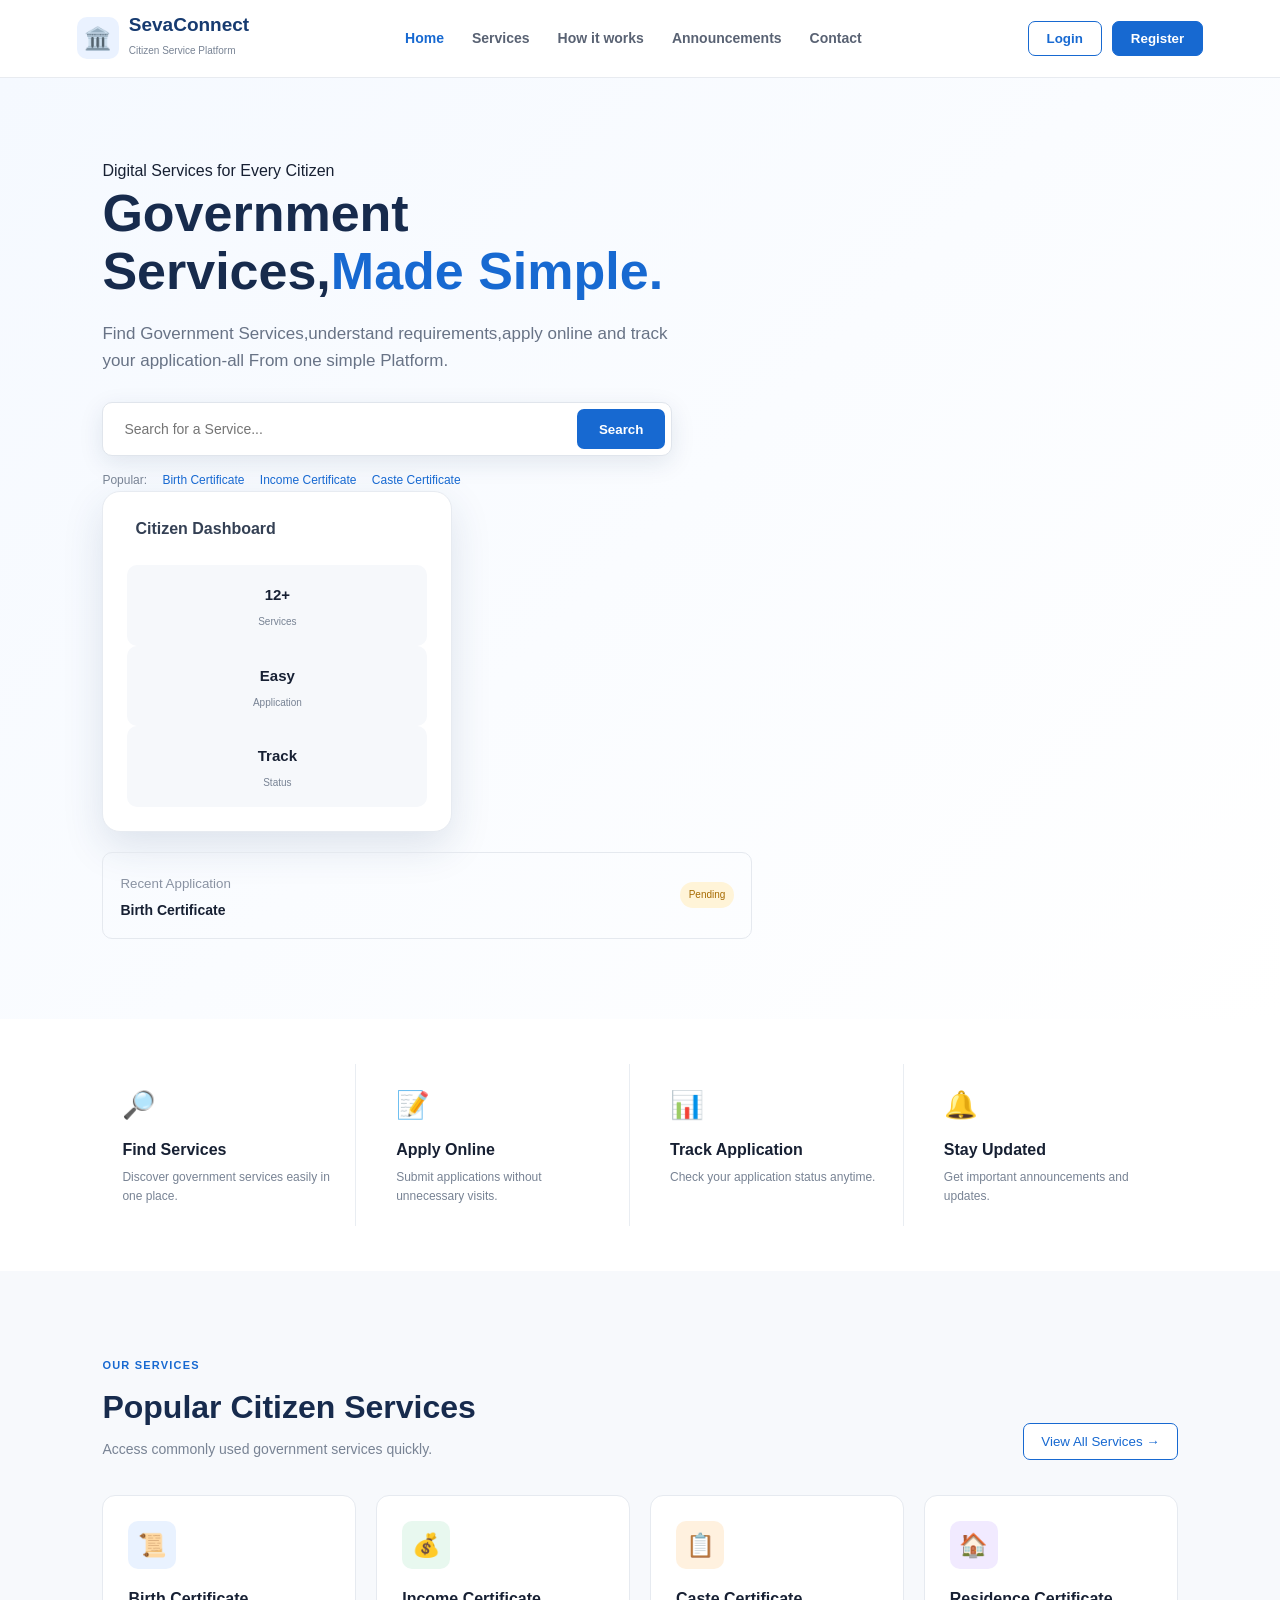
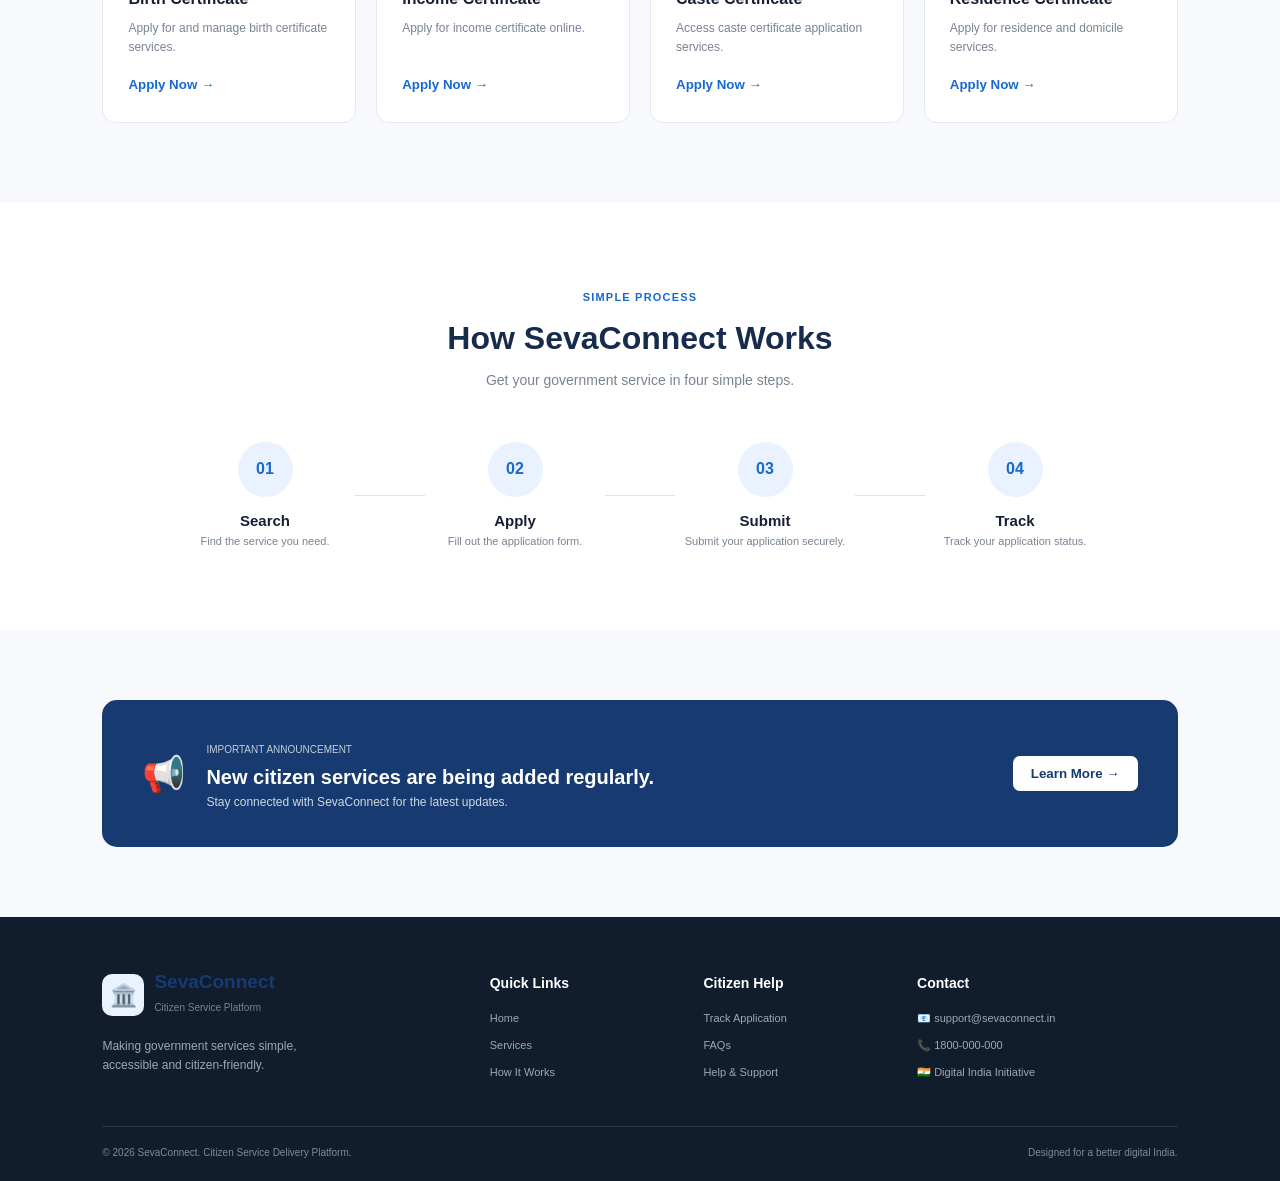
<file: index.html>
<!DOCTYPE html>
<html lang="en">
    <head>
        <meta charset="UTF-8">
        <meta name="viewport" content="width-device-width,initial-scale=1.0">
        <title>SevaConnect- Citizen Service Delivery Platform</title>
        <link rel="stylesheet" href="css/style.css">
    </head>
    <body>
        <header class="navbar">
            <div class="logo">
            <div class="logo-icon">🏛️</div>
            <div>
                <h2>SevaConnect</h2>
                <span>Citizen Service Platform</span>
            </div>
            </div>
            <nav>
                <a href="index.html" class="active">Home</a>
                <a href="services.html">Services</a>
                <a href="#How it works">How it works</a>
                <a href="#announcements">Announcements</a>
                <a href="#contact">Contact</a>
            </nav>
            <div class="nav-buttons">
                <span id="userName"></span>
                <button class="login-btn" onclick="loginAlert()"id="loginBtn">Login</button>
                <button class="logout-btn" onclick="logoutUser()"id="logoutBtn">Logout</button>
                <button class="register-btn"onclick="registerAlert()"id="registerBtn">Register</button>
            </div>
        </header>
        <section class="hero">
            <div class="hero-content">
                <div class="bagde">Digital Services for Every Citizen</div>
                <h1> Government Services,<span>Made Simple.</span></h1>
                <p>
                    Find Government Services,understand requirements,apply online and track your application-all From one simple Platform.
                </p>
                <div class="search-box">
                    <input
                    type="text"
                    id="searchServiceInput"
                    placeholder="Search for a Service...">
                    <button type="button" onclick="performService()">Search</button>
                </div>
                <div class="quick-links">
                    <span>Popular:</span>
                    <a href="#Services">Birth Certificate</a>
                    <a href="#Services">Income Certificate</a>
                    <a href="#Services">Caste Certificate</a>
                </div>
                <div class="hero-card">
                    <div class="card-top">
                        <span class="Status-dot"></span>
                        <span>Citizen Dashboard</span>
                    </div>
                    <div class="Dashboard-preview">
                        <div class="mini-stat">
                            <div class="mini-icon"></div>
                            <div>
                                <strong>12+</strong>
                                <small>Services</small>
                            </div>
                        </div>
                    </div>
                    <div class="mini-stat">
                        <div class="mini-icon"></div>
                        <div>
                            <strong>Easy</strong>
                            <small>Application</small>
                        </div>
                    </div>
                    <div class="mini-stat">
                        <div class="mini-icon"></div>
                        <div>
                            <strong>Track</strong>
                            <small>Status</small>
                        </div>
                    </div>
                </div>
                <div class="application-preview">
                    <div>
                        <small>Recent Application</small>
                        <h3>Birth Certificate</h3>
                    </div>
                    <span class="pending">Pending</span>
                </div>
            </div>
        </section>
        <section class="features">

        <div class="feature-card">
            <div class="feature-icon">🔎</div>
            <h3>Find Services</h3>
            <p>Discover government services easily in one place.</p>
        </div>

        <div class="feature-card">
            <div class="feature-icon">📝</div>
            <h3>Apply Online</h3>
            <p>Submit applications without unnecessary visits.</p>
        </div>

        <div class="feature-card">
            <div class="feature-icon">📊</div>
            <h3>Track Application</h3>
            <p>Check your application status anytime.</p>
        </div>

        <div class="feature-card">
            <div class="feature-icon">🔔</div>
            <h3>Stay Updated</h3>
            <p>Get important announcements and updates.</p>
        </div>

    </section>


    <!-- SERVICES -->
    <section class="services-section" id="services">

        <div class="section-heading">

            <div>
                <span class="section-label">OUR SERVICES</span>

                <h2>Popular Citizen Services</h2>

                <p>
                    Access commonly used government services quickly.
                </p>
            </div>

            <button class="view-btn" onclick="viewServices()">
                View All Services →
            </button>

        </div>


        <div class="service-grid">

            <div class="service-card">

                <div class="service-icon blue">📜</div>

                <h3>Birth Certificate</h3>

                <p>
                    Apply for and manage birth certificate services.
                </p>

                <button onclick="applyService('Birth Certificate')">
                    Apply Now →
                </button>

            </div>


            <div class="service-card">

                <div class="service-icon green">💰</div>

                <h3>Income Certificate</h3>

                <p>
                    Apply for income certificate online.
                </p>

                <button onclick="applyService('Income Certificate')">
                    Apply Now →
                </button>

            </div>


            <div class="service-card">

                <div class="service-icon orange">📋</div>

                <h3>Caste Certificate</h3>

                <p>
                    Access caste certificate application services.
                </p>

                <button onclick="applyService('Caste Certificate')">
                    Apply Now →
                </button>

            </div>


            <div class="service-card">

                <div class="service-icon purple">🏠</div>

                <h3>Residence Certificate</h3>

                <p>
                    Apply for residence and domicile services.
                </p>

                <button onclick="applyService('Residence Certificate')">
                    Apply Now →
                </button>

            </div>

        </div>

    </section>


    <!-- HOW IT WORKS -->
    <section class="how-section" id="how-it-works">

        <div class="section-heading center">

            <span class="section-label">SIMPLE PROCESS</span>

            <h2>How SevaConnect Works</h2>

            <p>
                Get your government service in four simple steps.
            </p>

        </div>


        <div class="steps">

            <div class="step">
                <div class="step-number">01</div>
                <h3>Search</h3>
                <p>Find the service you need.</p>
            </div>

            <div class="line"></div>

            <div class="step">
                <div class="step-number">02</div>
                <h3>Apply</h3>
                <p>Fill out the application form.</p>
            </div>

            <div class="line"></div>

            <div class="step">
                <div class="step-number">03</div>
                <h3>Submit</h3>
                <p>Submit your application securely.</p>
            </div>

            <div class="line"></div>

            <div class="step">
                <div class="step-number">04</div>
                <h3>Track</h3>
                <p>Track your application status.</p>
            </div>

        </div>

    </section>


    <!-- ANNOUNCEMENTS -->
    <section class="announcement-section" id="announcements">
        <div class="announcement-content">

            <div class="announcement-icon">📢</div>

            <div>
                <span>IMPORTANT ANNOUNCEMENT</span>
                <h2>New citizen services are being added regularly.</h2>
                <p>
                    Stay connected with SevaConnect for the latest updates.
                </p>
            </div>

        </div>

        <button onclick="showAnnouncement()">
            Learn More →
        </button>

    </section>


    <!-- FOOTER -->
    <footer id="contact">

        <div class="footer-main">

            <div class="footer-brand">

                <div class="logo">
                    <div class="logo-icon">🏛️</div>
                    <div>
                        <h2>SevaConnect</h2>
                        <span>Citizen Service Platform</span>
                    </div>
                </div>

                <p>
                    Making government services simple,
                    accessible and citizen-friendly.
                </p>

            </div>


            <div class="footer-column">

                <h3>Quick Links</h3>

                <a href="index.html">Home</a>
                <a href="#services">Services</a>
                <a href="#how-it-works">How It Works</a>

            </div>


            <div class="footer-column">

                <h3>Citizen Help</h3>

                <a href="#">Track Application</a>
                <a href="#">FAQs</a>
                <a href="#">Help & Support</a>

            </div>


            <div class="footer-column">

                <h3>Contact</h3>

                <p>📧 support@sevaconnect.in</p>
                <p>📞 1800-000-000</p>
                <p>🇮🇳 Digital India Initiative</p>

            </div>

        </div>


        <div class="footer-bottom">
            <p>© 2026 SevaConnect. Citizen Service Delivery Platform.</p>
            <p>Designed for a better digital India.</p>
        </div>

    </footer>
  <script src="js/script.js"></script>

</body>
</html>
</file>
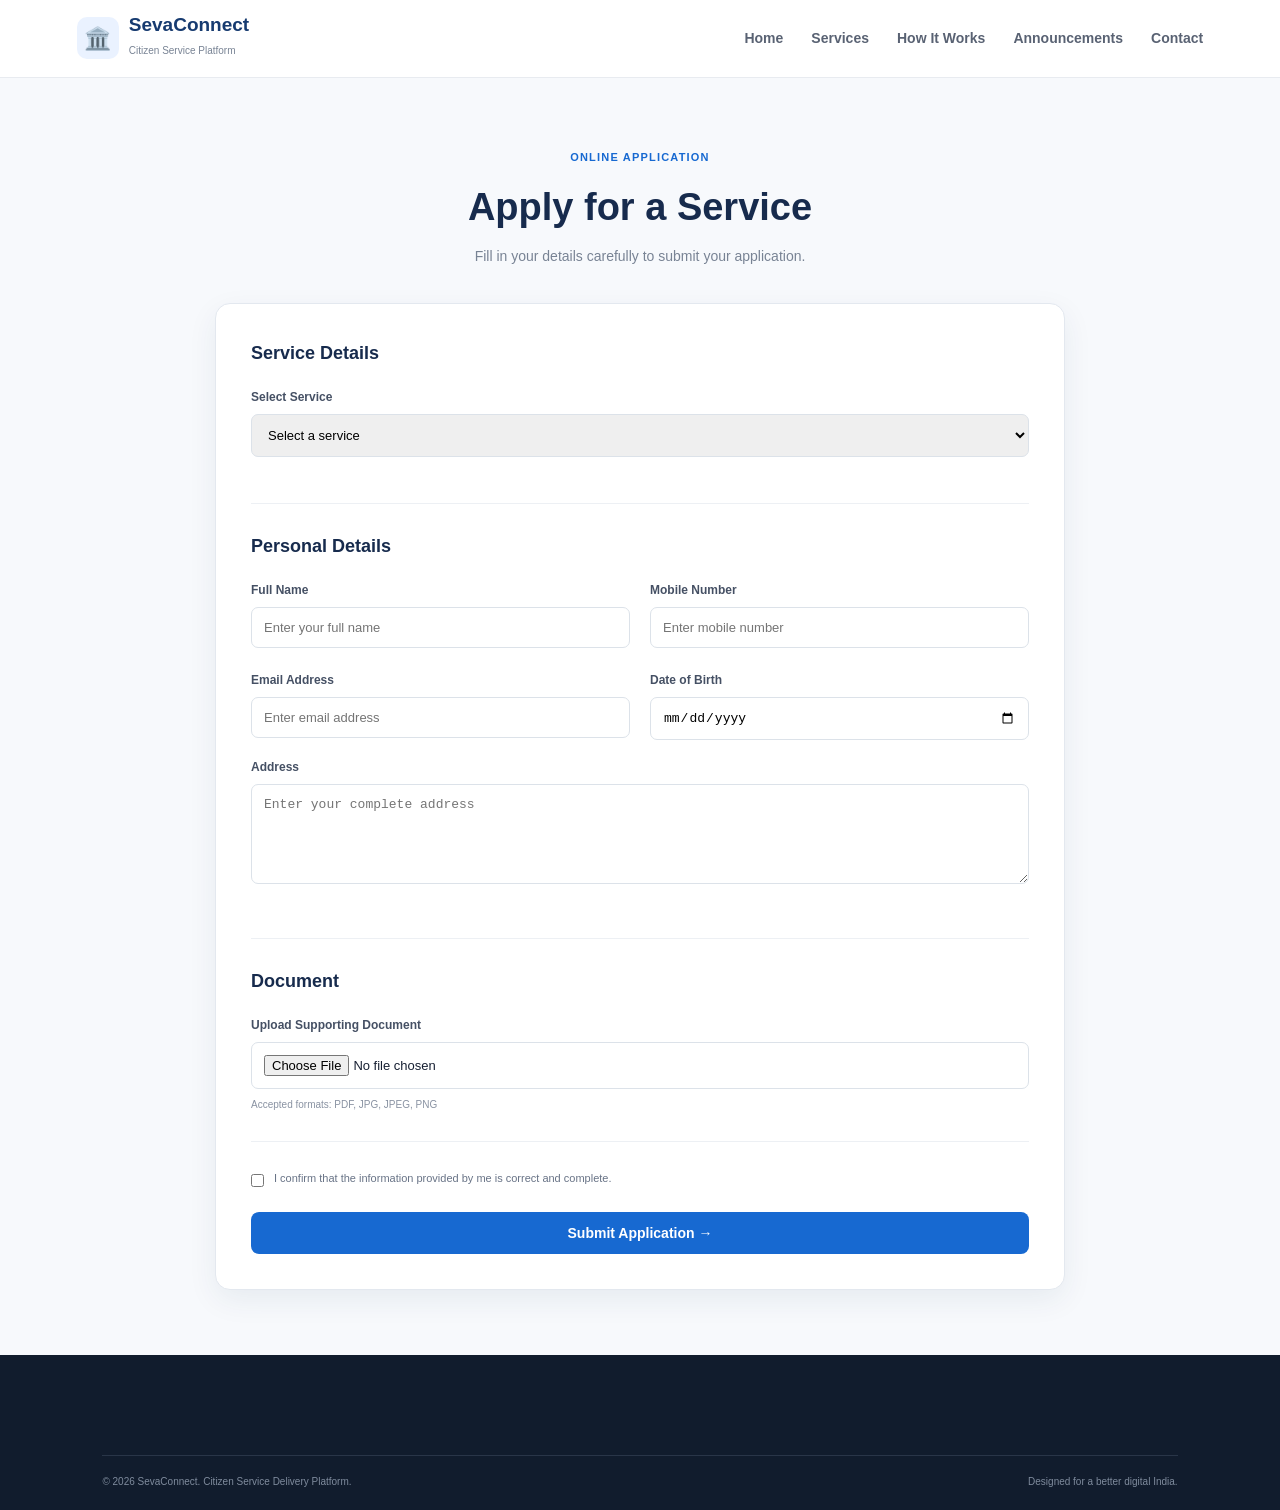
<file: apply.html>
<!DOCTYPE html> 
<html lang="en">
<head>
    <meta charset="UTF-8">
    <meta name="viewport" content="width=device-width, initial-scale=1.0">

    <title>Apply for Service - SevaConnect</title>

    <link rel="stylesheet" href="css/style.css">
    <link rel="stylesheet" href="css/apply.css">
</head>

<body>

<header class="navbar">

    <div class="logo">
        <div class="logo-icon">🏛️</div>
        <div>
            <h2>SevaConnect</h2>
            <span>Citizen Service Platform</span>
        </div>
    </div>

    <nav>
        <a href="index.html">Home</a>
        <a href="services.html">Services</a>
        <a href="index.html#how-it-works">How It Works</a>
        <a href="index.html#announcements">Announcements</a>
        <a href="index.html#contact">Contact</a>
    </nav>

</header>


<section class="apply-page">

    <div class="form-heading">
        <span class="section-label">ONLINE APPLICATION</span>

        <h1>Apply for a Service</h1>

        <p>
            Fill in your details carefully to submit your application.
        </p>
    </div>


    <div class="application-box">

        <form id="applicationForm">

            <div class="form-section">
                <h2>Service Details</h2>

                <label>Select Service</label>

                <select id="service" required>
                    <option value="">Select a service</option>
                    <option>Birth Certificate</option>
                    <option>Income Certificate</option>
                    <option>Caste Certificate</option>
                    <option>Residence Certificate</option>
                    <option>PAN Card</option>
                    <option>Welfare Scheme</option>
                </select>
            </div>


            <div class="form-section">

                <h2>Personal Details</h2>

                <div class="form-grid">

                    <div>
                        <label>Full Name</label>
                        <input
                            type="text"
                            id="name"
                            placeholder="Enter your full name"
                            required
                        >
                    </div>

                    <div>
                        <label>Mobile Number</label>
                        <input
                            type="tel"
                            id="mobile"
                            placeholder="Enter mobile number"
                            maxlength="10"
                            required
                        >
                    </div>

                    <div>
                        <label>Email Address</label>
                        <input
                            type="email"
                            id="email"
                            placeholder="Enter email address"
                            required
                        >
                    </div>

                    <div>
                        <label>Date of Birth</label>
                        <input
                            type="date"
                            id="dob"
                            required
                        >
                    </div>

                </div>

                <label>Address</label>

                <textarea
                    id="address"
                    placeholder="Enter your complete address"
                    required
                ></textarea>

            </div>


            <div class="form-section">

                <h2>Document</h2>

                <label>Upload Supporting Document</label>

                <input
                    type="file"
                    id="document"
                    accept=".pdf,.jpg,.jpeg,.png"
                >
 <small>
                    Accepted formats: PDF, JPG, JPEG, PNG
                </small>

            </div>


            <div class="declaration">

                <input type="checkbox" id="declaration" required>

                <label for="declaration">
                    I confirm that the information provided by me is
                    correct and complete.
                </label>

            </div>


            <button type="submit" class="submit-btn">
                Submit Application →
            </button>

        </form>

    </div>

</section>


<footer>

    <div class="footer-bottom">
        <p>© 2026 SevaConnect. Citizen Service Delivery Platform.</p>
        <p>Designed for a better digital India.</p>
    </div>

</footer>


<script src="js/apply.js"></script>

</body>
</html>
</file>
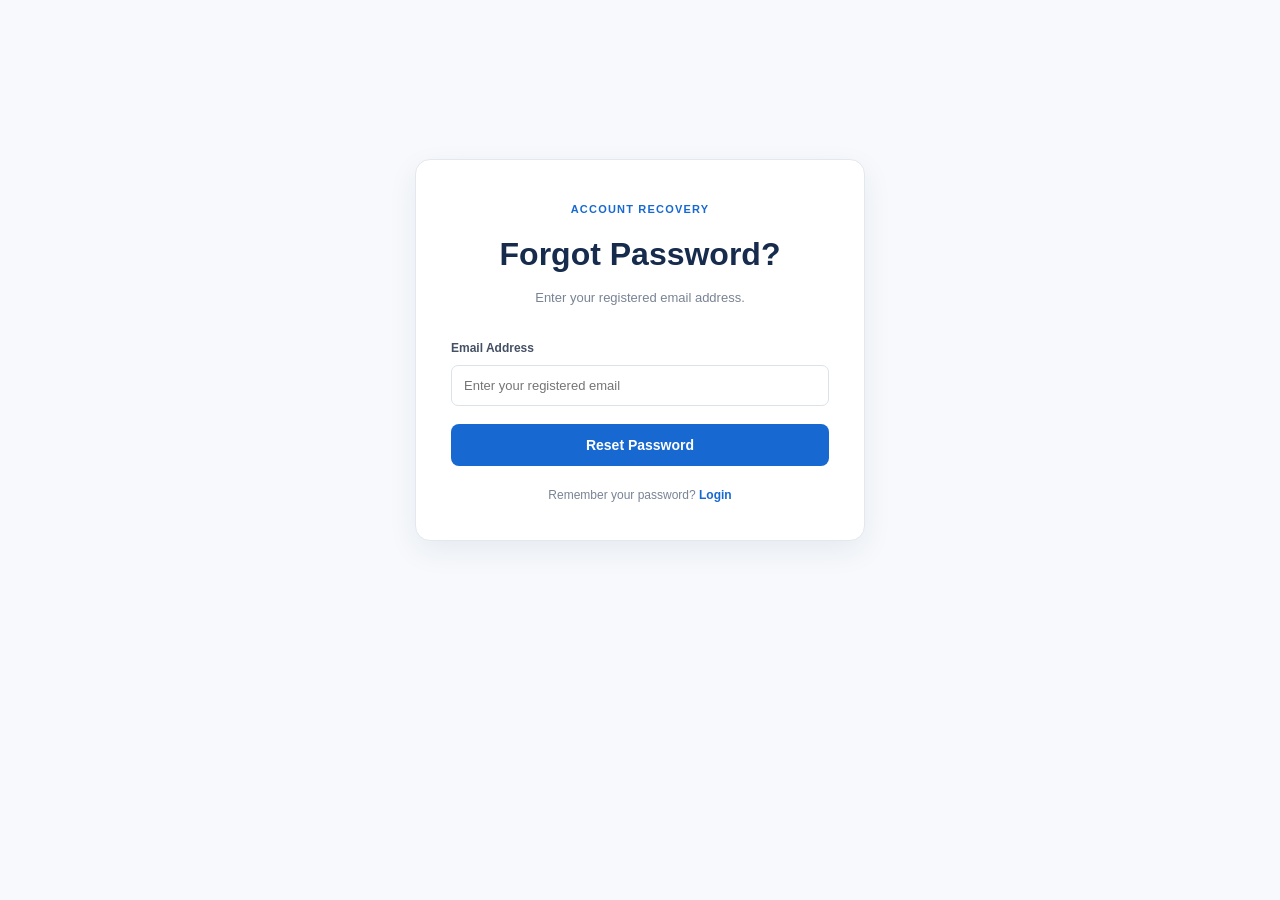
<file: forgotpass.html>
<!DOCTYPE html>
<html lang="en">
<head>
    <meta charset="UTF-8">
    <meta name="viewport" content="width=device-width, initial-scale=1.0">

    <title>Forgot Password - SevaConnect</title>

    <link rel="stylesheet" href="css/style.css">
    <link rel="stylesheet" href="css/login.css">
</head>

<body>

<main class="login-page">

    <div class="login-card">

        <div class="login-heading">
            <span class="section-label">ACCOUNT RECOVERY</span>

            <h1>Forgot Password?</h1>

            <p>Enter your registered email address.</p>
        </div>

        <form id="forgotForm">

            <label>Email Address</label>

            <input
                type="email"
                id="forgotEmail"
                placeholder="Enter your registered email"
                required
            >

            <button type="submit" class="login-btn">
                Reset Password
            </button>

            <p class="register-link">
                Remember your password?
                <a href="login.html">Login</a>
            </p>

        </form>

    </div>

</main>

<script src="js/forgotpassword.js"></script>

</body>
</html>
</file>
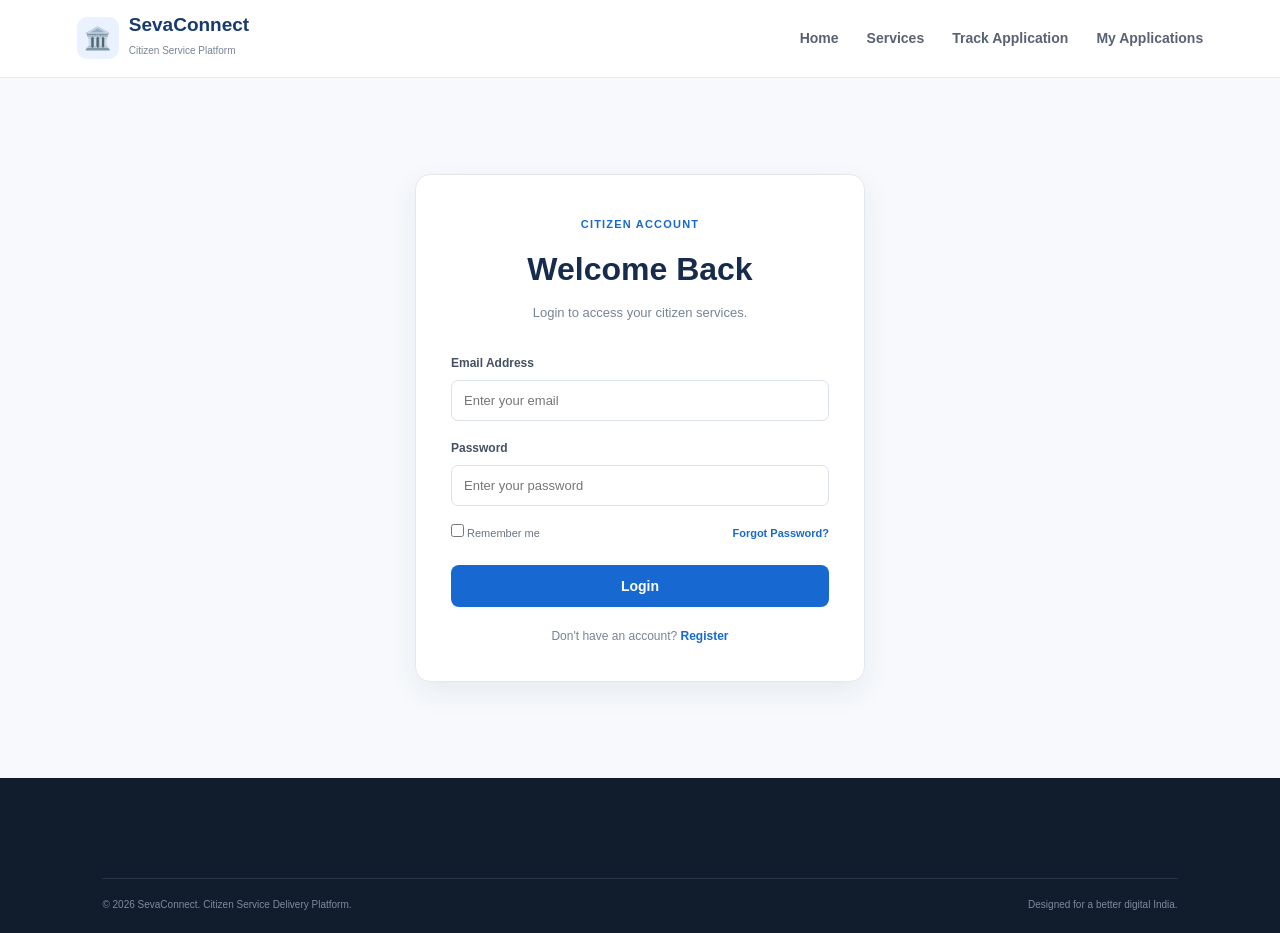
<file: login.html>
<!DOCTYPE html>
<html lang="en">
<head>
    <meta charset="UTF-8">
    <meta name="viewport" content="width=device-width, initial-scale=1.0">

    <title>Login - SevaConnect</title>

    <link rel="stylesheet" href="css/style.css">
    <link rel="stylesheet" href="css/login.css">
</head>

<body>

<header class="navbar">

    <div class="logo">
        <div class="logo-icon">🏛️</div>

        <div>
            <h2>SevaConnect</h2>
            <span>Citizen Service Platform</span>
        </div>
    </div>

    <nav>
        <a href="index.html">Home</a>
        <a href="services.html">Services</a>
        <a href="track.html">Track Application</a>
        <a href="myapplication.html">My Applications</a>
    </nav>

</header>


<main class="login-page"><div class="login-card">

        <div class="login-heading">

            <span class="section-label">CITIZEN ACCOUNT</span>

            <h1>Welcome Back</h1>

            <p>
                Login to access your citizen services.
            </p>

        </div>


        <form id="loginForm">

            <label>Email Address</label>

            <input
                type="email"
                id="loginEmail"
                placeholder="Enter your email"
                required
            >


            <label>Password</label>

            <input
                type="password"
                id="loginPassword"
                placeholder="Enter your password"
                required
            >


            <div class="login-options">

                <label>
                    <input type="checkbox" id="rememberMe">
                    Remember me
                </label>

                <a href="forgotpass.html">
                    Forgot Password?
                </a>

            </div>


            <button type="submit" class="login-btn">
                Login
            </button>


            <p class="register-link">
                Don't have an account?
                <a href="register.html">Register</a>
            </p>

        </form>

    </div>

</main>


<footer>

    <div class="footer-bottom">

        <p>
            © 2026 SevaConnect. Citizen Service Delivery Platform.
        </p>

        <p>
            Designed for a better digital India.
        </p>

    </div>

</footer>


<script src="js/login.js"></script>

</body>
</html>
</file>
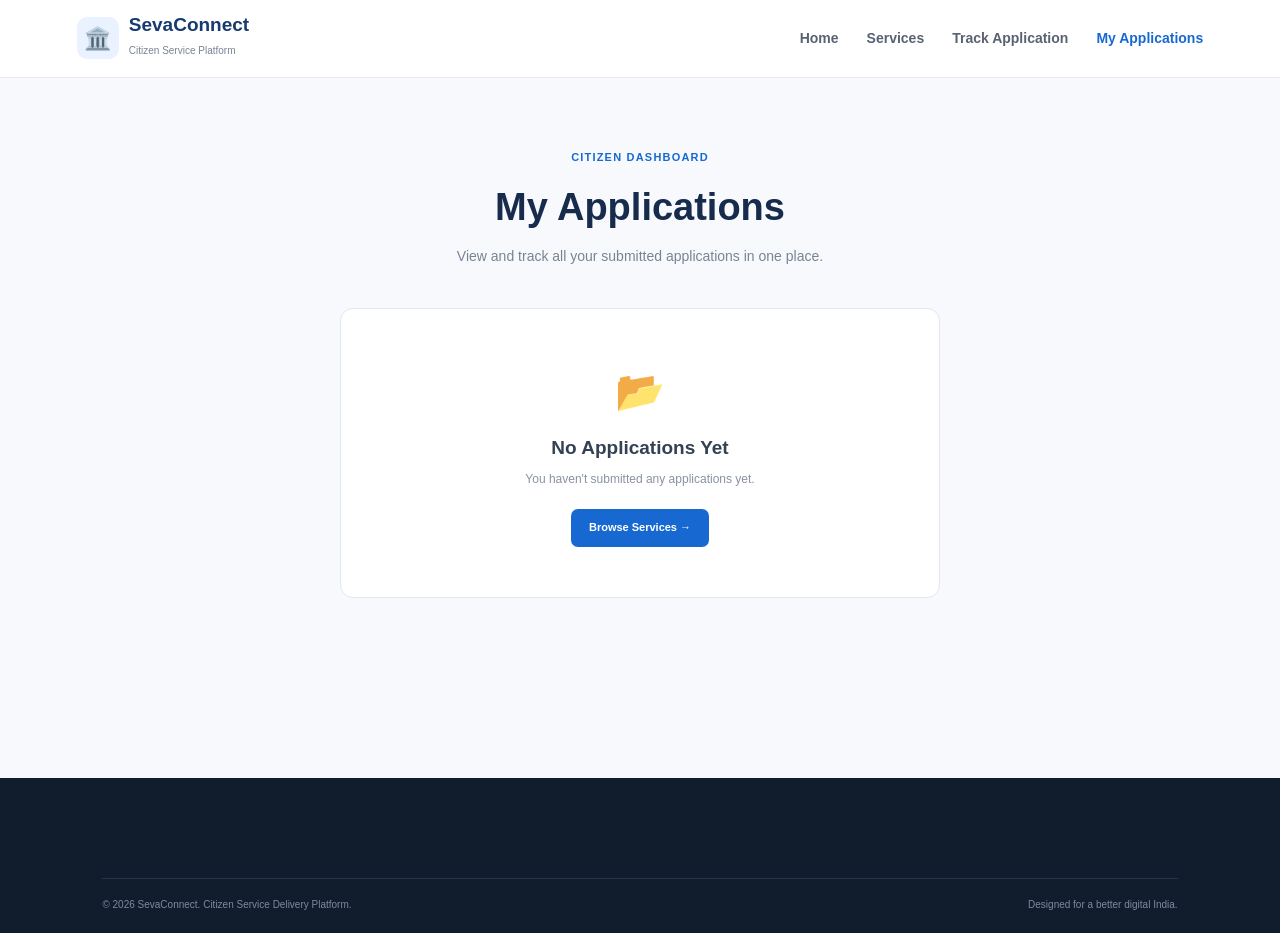
<file: myapplication.html>
<!DOCTYPE html>
<html lang="en">
<head>
    <meta charset="UTF-8">
    <meta name="viewport" content="width=device-width, initial-scale=1.0">

    <title>My Applications - SevaConnect</title>

    <link rel="stylesheet" href="css/style.css">
    <link rel="stylesheet" href="css/myapplication.css">
</head>

<body>

<header class="navbar">

    <div class="logo">
        <div class="logo-icon">🏛️</div>

        <div>
            <h2>SevaConnect</h2>
            <span>Citizen Service Platform</span>
        </div>
    </div>

    <nav>
        <a href="index.html">Home</a>
        <a href="services.html">Services</a>
        <a href="track.html">Track Application</a>
        <a href="myapplication.html" class="active">
            My Applications
        </a>
    </nav>

</header>


<main class="applications-page">

    <div class="applications-heading">

        <span class="section-label">CITIZEN DASHBOARD</span>

        <h1>My Applications</h1>

        <p>
            View and track all your submitted applications in one place.
        </p>

    </div>


    <div id="applicationsList" class="applications-list">
    </div>


    <div id="emptyApplications" class="empty-applications">

        <div class="empty-icon">📂</div>

        <h2>No Applications Yet</h2>

        <p>
            You haven't submitted any applications yet.
        </p>

        <a href="services.html">
            Browse Services →
        </a>

    </div>

</main>


<footer>

    <div class="footer-bottom">

        <p>
            © 2026 SevaConnect. Citizen Service Delivery Platform.
        </p>

        <p>
            Designed for a better digital India.
        </p>

    </div>

</footer>


<script src="js/myapplication.js"></script>

</body>
</html>
</file>
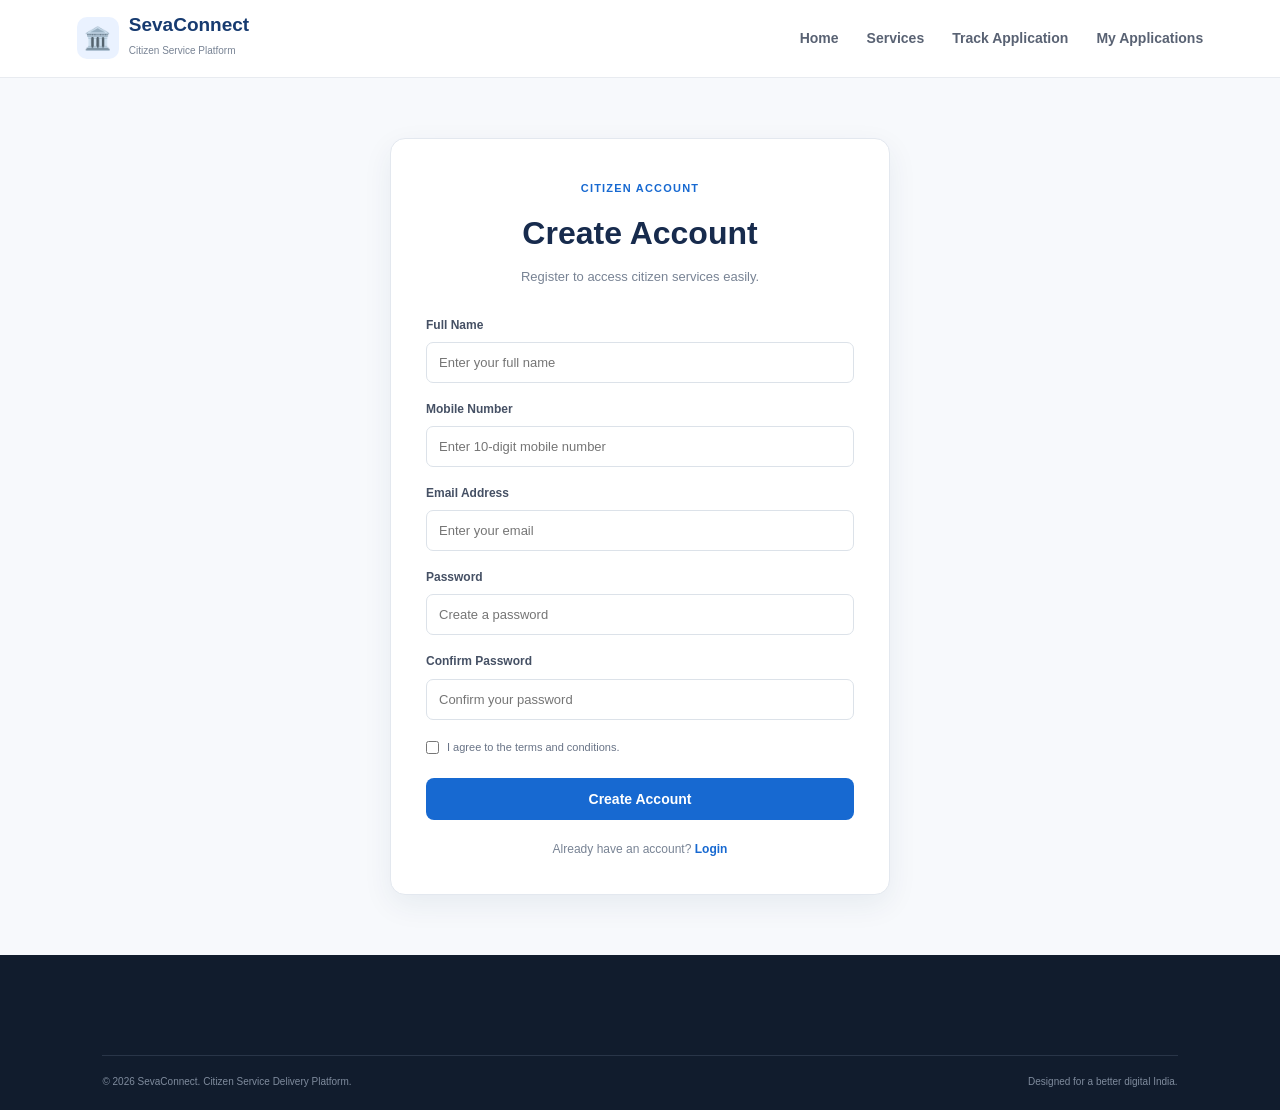
<file: register.html>
<!DOCTYPE html>
<html lang="en">
<head>
    <meta charset="UTF-8">
    <meta name="viewport" content="width=device-width, initial-scale=1.0">

    <title>Register - SevaConnect</title>

    <link rel="stylesheet" href="css/style.css">
    <link rel="stylesheet" href="css/register.css">
</head>

<body>

<header class="navbar">

    <div class="logo">
        <div class="logo-icon">🏛️</div>

        <div>
            <h2>SevaConnect</h2>
            <span>Citizen Service Platform</span>
        </div>
    </div>

    <nav>
        <a href="index.html">Home</a>
        <a href="services.html">Services</a>
        <a href="track.html">Track Application</a>
        <a href="myapplication.html">My Applications</a>
    </nav>

</header>
<main class="register-page">

    <div class="register-card">

        <div class="register-heading">
            <span class="section-label">CITIZEN ACCOUNT</span>

            <h1>Create Account</h1>

            <p>
                Register to access citizen services easily.
            </p>
        </div>


        <form id="registerForm">

            <label>Full Name</label>

            <input
                type="text"
                id="registerName"
                placeholder="Enter your full name"
                required
            >


            <label>Mobile Number</label>

            <input
                type="tel"
                id="registerMobile"
                placeholder="Enter 10-digit mobile number"
                maxlength="10"
                required
            >


            <label>Email Address</label>

            <input
                type="email"
                id="registerEmail"
                placeholder="Enter your email"
                required
            >


            <label>Password</label>

            <input
                type="password"
                id="registerPassword"
                placeholder="Create a password"
                required
            >


            <label>Confirm Password</label>

            <input
                type="password"
                id="confirmPassword"
                placeholder="Confirm your password"
                required
            >


            <div class="terms">

                <input
                    type="checkbox"
                    id="terms"
                    required
                >

                <label for="terms">
                    I agree to the terms and conditions.
                </label>

            </div>


            <button type="submit" class="register-btn">
                Create Account
            </button>


            <p class="login-link">
                Already have an account?
                <a href="login.html">Login</a>
            </p>

        </form>

    </div>

</main>


<footer>

    <div class="footer-bottom">

        <p>
            © 2026 SevaConnect. Citizen Service Delivery Platform.
        </p>

        <p>
            Designed for a better digital India.
        </p>

    </div>

</footer>


<script src="js/register.js"></script>

</body>
</html>
</file>
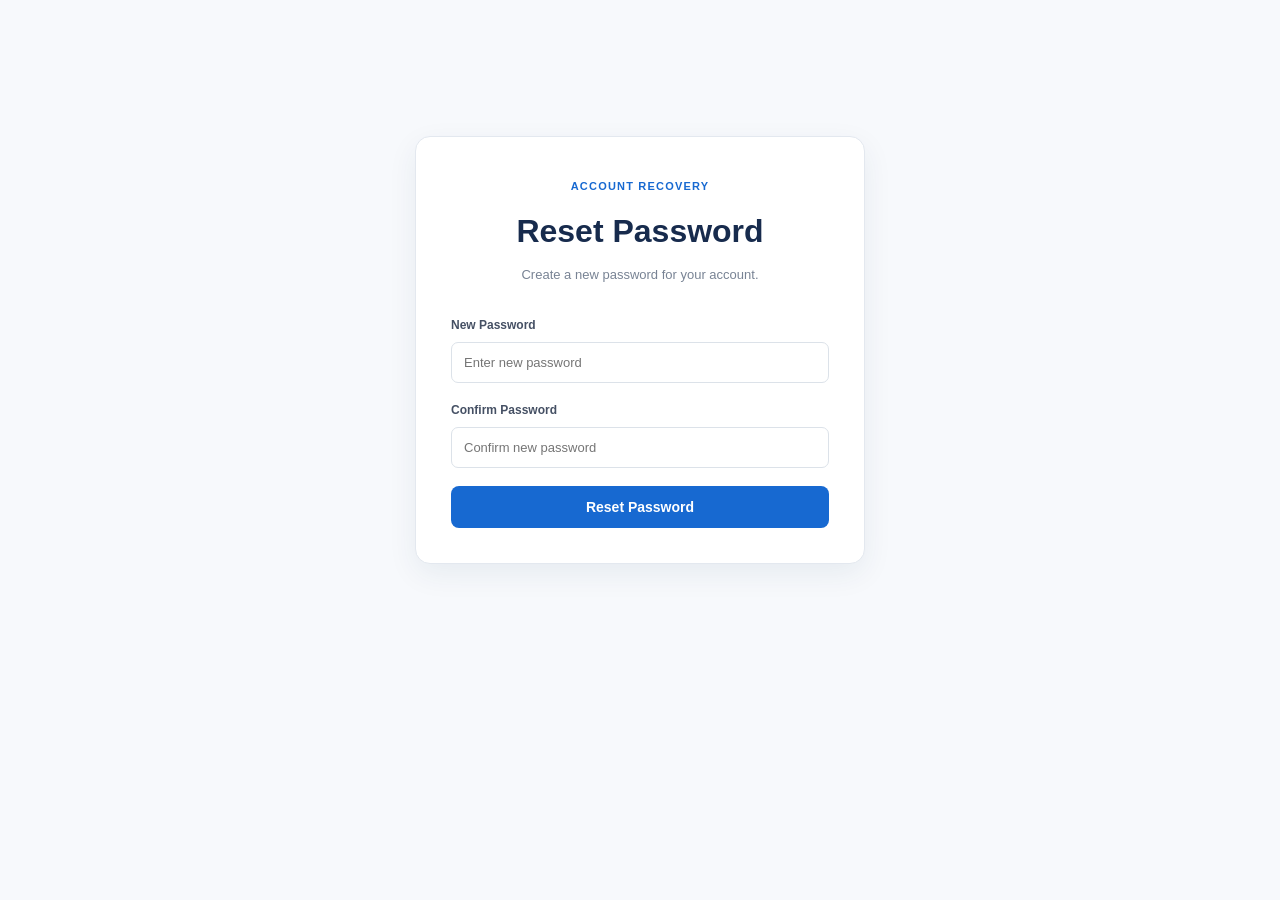
<file: resetpassword.html>
<!DOCTYPE html>
<html lang="en">
<head>
    <meta charset="UTF-8">
    <meta name="viewport" content="width=device-width, initial-scale=1.0">

    <title>Reset Password - SevaConnect</title>

    <link rel="stylesheet" href="css/style.css">
    <link rel="stylesheet" href="css/login.css">
</head>

<body>

<main class="login-page">

    <div class="login-card">

        <div class="login-heading">
            <span class="section-label">ACCOUNT RECOVERY</span>

            <h1>Reset Password</h1>

            <p>Create a new password for your account.</p>
        </div>

        <form id="resetForm">

            <label>New Password</label>

            <input
                type="password"
                id="newPassword"
                  placeholder="Enter new password"
                required
            >

            <label>Confirm Password</label>

            <input
                type="password"
                id="confirmPassword"
                placeholder="Confirm new password"
                required
            >

            <button type="submit" class="login-btn">
                Reset Password
            </button>

        </form>

    </div>

</main>

<script src="js/resetpassword.js"></script>

</body>
</html>
</file>
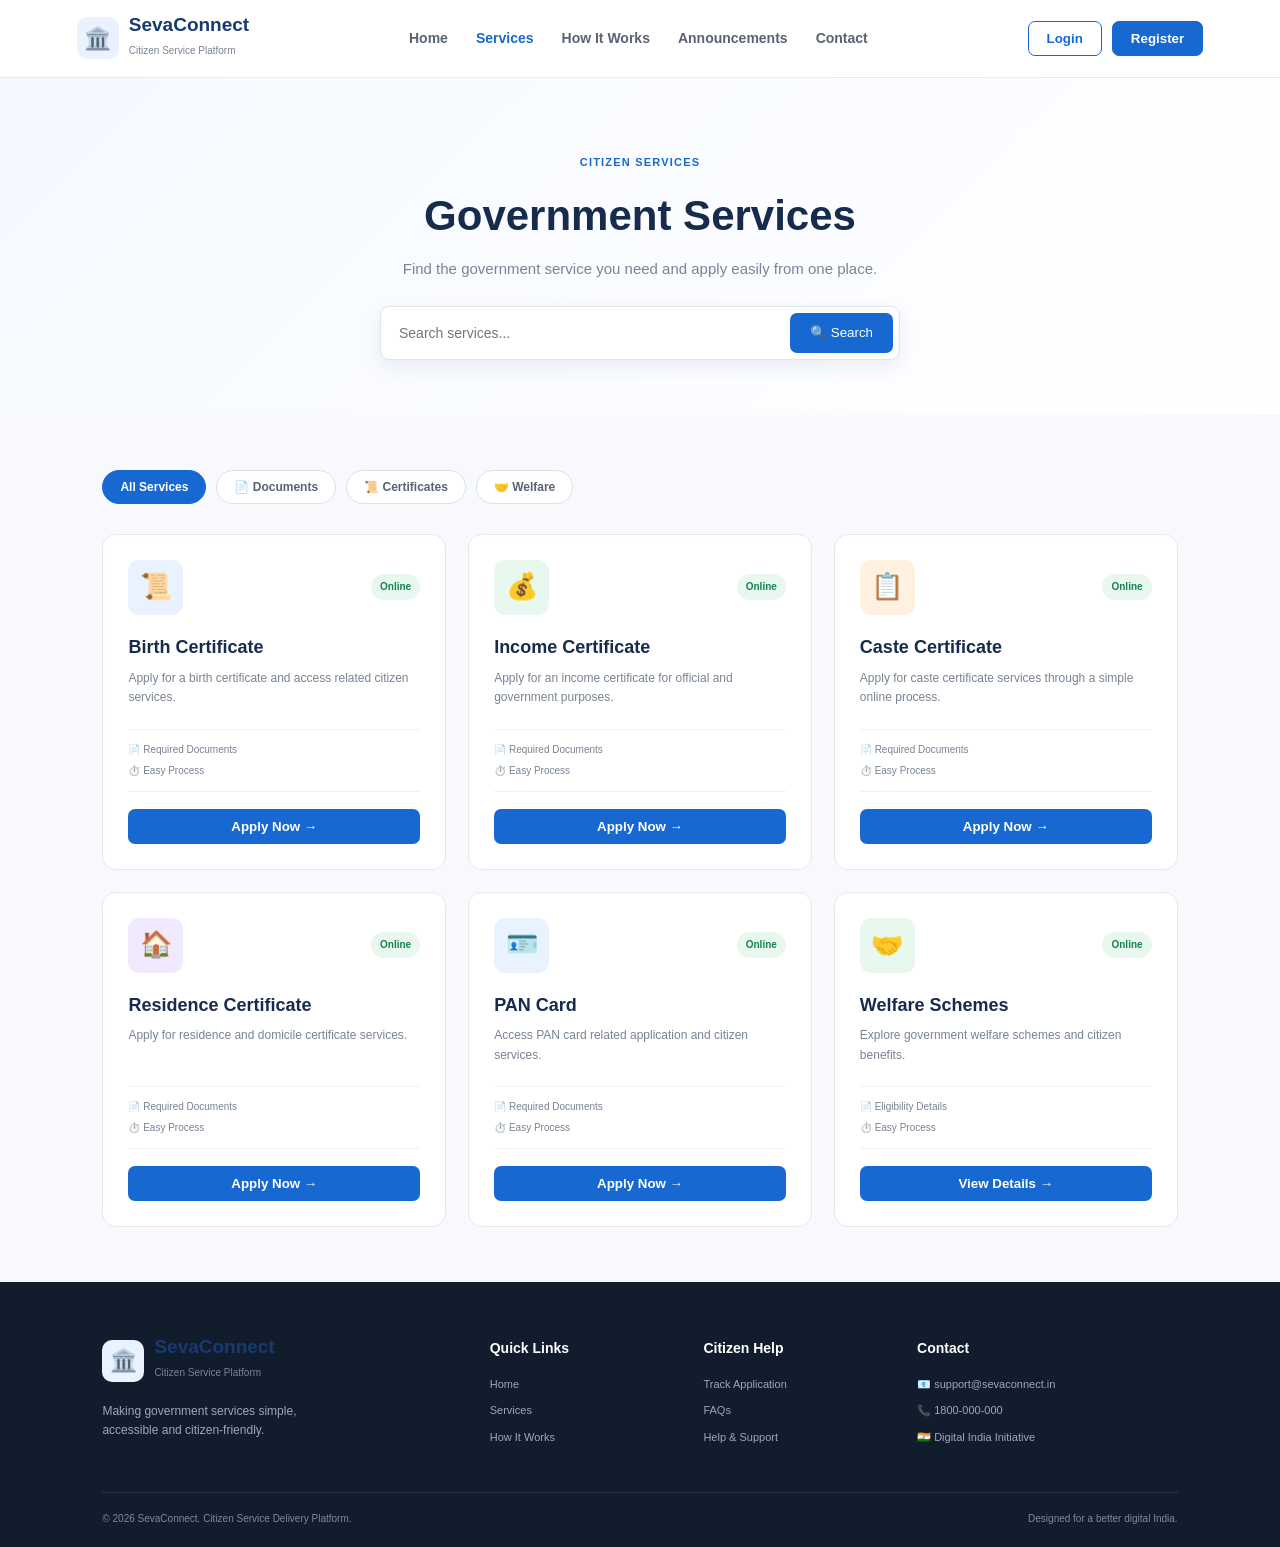
<file: services.html>
<!DOCTYPE html>
<html lang="en">
<head>
    <meta charset="UTF-8">
    <meta name="viewport" content="width=device-width, initial-scale=1.0">

    <title>Services - SevaConnect</title>

    <link rel="stylesheet" href="css/style.css">
    <link rel="stylesheet" href="css/services.css">
</head>

<body>

    <!-- NAVBAR -->
    <header class="navbar">

        <div class="logo">
            <div class="logo-icon">🏛️</div>

            <div>
                <h2>SevaConnect</h2>
                <span>Citizen Service Platform</span>
            </div>
        </div>

        <nav>
            <a href="index.html">Home</a>
            <a href="services.html" class="active">Services</a>
            <a href="index.html#how-it-works">How It Works</a>
            <a href="index.html#announcements">Announcements</a>
            <a href="index.html#contact">Contact</a>
        </nav>

        <div class="nav-buttons">
            <button class="login-btn" onclick="loginAlert()">Login</button>
            <button class="register-btn" onclick="registerAlert()">Register</button>
        </div>

    </header>


    <!-- PAGE HEADER -->
    <section class="services-hero">

        <span class="section-label">CITIZEN SERVICES</span>

        <h1>Government Services</h1>

        <p>
            Find the government service you need and apply
            easily from one place.
        </p>

        <div class="service-search">

            <input
                type="text"
                id="serviceSearch"
                placeholder="Search services..."
                onkeyup="filterServices()"
            >

            <button>🔍 Search</button>

        </div>

    </section>


    <!-- CATEGORY FILTER -->
    <section class="service-container">

        <div class="category-buttons">

            <button class="category active" onclick="filterCategory('all', this)">
                All Services
            </button>

            <button class="category" onclick="filterCategory('documents', this)">
                📄 Documents
            </button>

            <button class="category" onclick="filterCategory('certificate', this)">
                📜 Certificates
            </button>

            <button class="category" onclick="filterCategory('welfare', this)">
                🤝 Welfare
            </button>

        </div>


        <!-- SERVICE CARDS -->
        <div class="all-services" id="serviceList">


            <!-- Birth Certificate -->
            <div class="full-service-card"
                 data-category="certificate"
                 data-name="birth certificate">

                <div class="service-top">
                    <div class="large-service-icon blue">📜</div>

                    <span class="online-badge">Online</span>
                </div>

                <h2>Birth Certificate</h2>

                <p>
                    Apply for a birth certificate and access
                    related citizen services.
                </p>

                <div class="service-info">
                    <span>📄 Required Documents</span>
                    <span>⏱️ Easy Process</span>
                </div>

                <button onclick="applyService('Birth Certificate')">
                    Apply Now →
                </button>

            </div>


            <!-- Income Certificate -->
            <div class="full-service-card"
                 data-category="certificate"
                 data-name="income certificate">

                <div class="service-top">
                    <div class="large-service-icon green">💰</div>

                    <span class="online-badge">Online</span>
                </div>

                <h2>Income Certificate</h2>

                <p>
                    Apply for an income certificate for official
                    and government purposes.
                </p>

                <div class="service-info">
                    <span>📄 Required Documents</span>
                    <span>⏱️ Easy Process</span>
                </div>

                <button onclick="applyService('Income Certificate')">
                    Apply Now →
                </button>

            </div>


            <!-- Caste Certificate -->
            <div class="full-service-card"
                 data-category="certificate"
                 data-name="caste certificate">

                <div class="service-top">
                    <div class="large-service-icon orange">📋</div>

                    <span class="online-badge">Online</span>
                </div>

                <h2>Caste Certificate</h2>

                <p>
                    Apply for caste certificate services through
                    a simple online process.
                </p>

                <div class="service-info">
                    <span>📄 Required Documents</span>
                    <span>⏱️ Easy Process</span>
                </div>

                <button onclick="applyService('Caste Certificate')">
                    Apply Now →
                </button>

            </div>


            <!-- Residence Certificate -->
            <div class="full-service-card"
                 data-category="certificate"
                 data-name="residence certificate">

                <div class="service-top">
                    <div class="large-service-icon purple">🏠</div>

                    <span class="online-badge">Online</span>
                </div>

                <h2>Residence Certificate</h2>

                <p>
                    Apply for residence and domicile certificate
                    services.
                </p>

                <div class="service-info">
                    <span>📄 Required Documents</span>
                    <span>⏱️ Easy Process</span>
                </div>

                <button onclick="applyService('Residence Certificate')">
                    Apply Now →
                </button>

            </div>


            <!-- PAN Card -->
            <div class="full-service-card"
                 data-category="documents"
                 data-name="pan card">

                <div class="service-top">
                    <div class="large-service-icon blue">🪪</div>

                    <span class="online-badge">Online</span>
                </div>

                <h2>PAN Card</h2>

                <p>
                    Access PAN card related application and
                    citizen services.
                </p>

                <div class="service-info">
                    <span>📄 Required Documents</span>
                    <span>⏱️ Easy Process</span>
                </div>

                <button onclick="applyService('PAN Card')">
                    Apply Now →
                </button>

            </div>


            <!-- Welfare Scheme -->
            <div class="full-service-card"
                 data-category="welfare"
                 data-name="welfare schemes">

                <div class="service-top">
                    <div class="large-service-icon green">🤝</div>

                    <span class="online-badge">Online</span>
                </div>

                <h2>Welfare Schemes</h2>

                <p>
                    Explore government welfare schemes and
                    citizen benefits.
                </p>

                <div class="service-info">
                    <span>📄 Eligibility Details</span>
                    <span>⏱️ Easy Process</span>
                </div>

                <button onclick="applyService('Welfare Schemes')">
                    View Details →
                </button>

            </div>

        </div>

    </section>


    <!-- FOOTER -->
    <footer id="contact">

        <div class="footer-main">

            <div class="footer-brand">

                <div class="logo">
                    <div class="logo-icon">🏛️</div>

                    <div>
                        <h2>SevaConnect</h2>
                        <span>Citizen Service Platform</span>
                    </div>
                </div>

                <p>
                    Making government services simple,
                    accessible and citizen-friendly.
                </p>

            </div>


            <div class="footer-column">

                <h3>Quick Links</h3>

                <a href="index.html">Home</a>
                <a href="services.html">Services</a>
                <a href="index.html#how-it-works">How It Works</a>

            </div>


            <div class="footer-column">

                <h3>Citizen Help</h3>

                <a href="#">Track Application</a>
                <a href="#">FAQs</a>
                <a href="#">Help & Support</a>

            </div>


            <div class="footer-column">

                <h3>Contact</h3>

                <p>📧 support@sevaconnect.in</p>
                <p>📞 1800-000-000</p>
                <p>🇮🇳 Digital India Initiative</p>

            </div>

        </div>


        <div class="footer-bottom">
            <p>© 2026 SevaConnect. Citizen Service Delivery Platform.</p>
            <p>Designed for a better digital India.</p>
        </div>

    </footer>


    <script src="js/script.js"></script>
    <script src="js/services.js"></script>

</body>
</html>
</file>
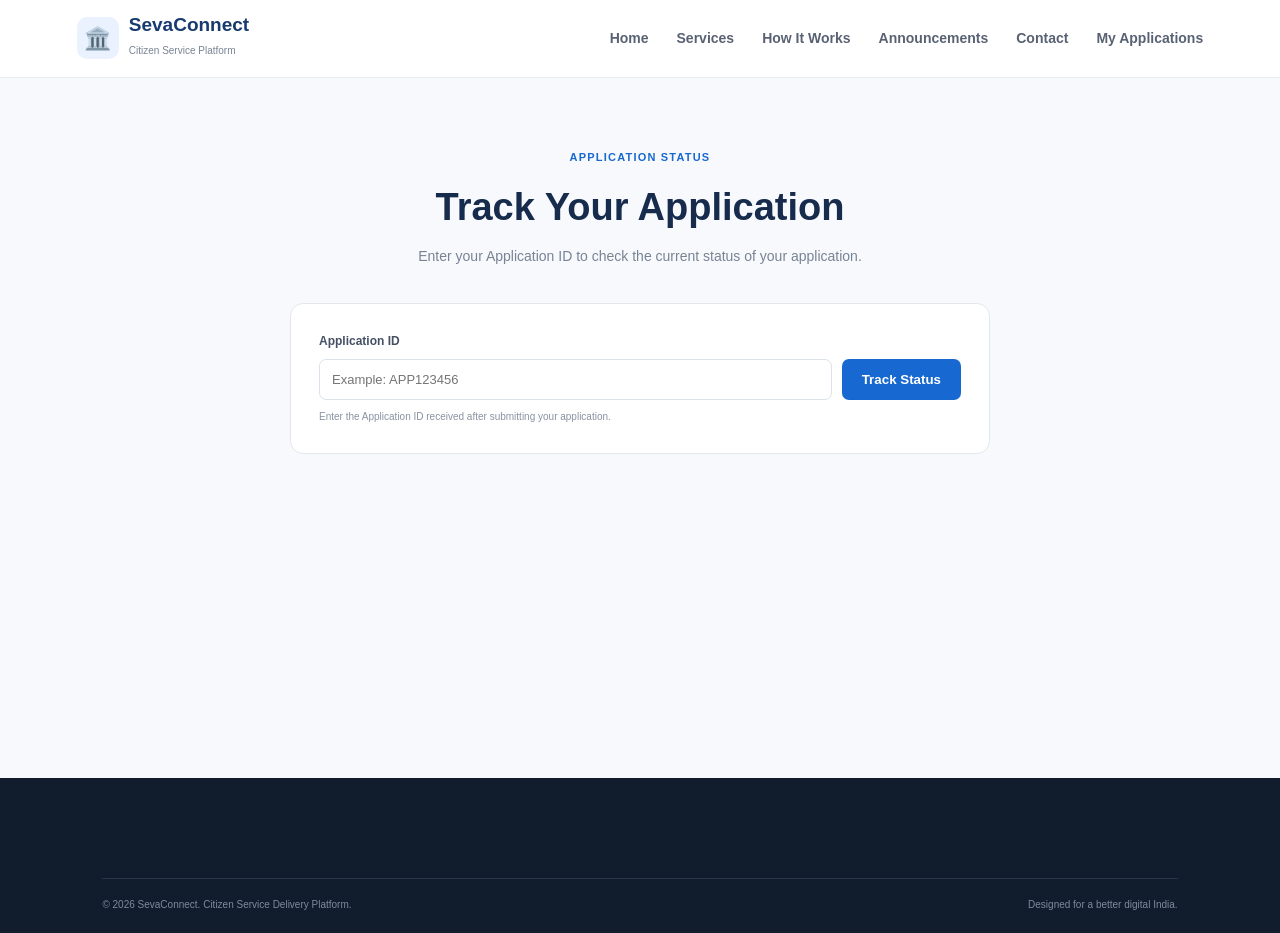
<file: track.html>
<!DOCTYPE html>
<html lang="en">
<head>
    <meta charset="UTF-8">
    <meta name="viewport" content="width=device-width, initial-scale=1.0">

    <title>Track Application - SevaConnect</title>

    <link rel="stylesheet" href="css/style.css">
    <link rel="stylesheet" href="css/track.css">
</head>

<body>

    <!-- NAVBAR -->
    <header class="navbar">

        <div class="logo">
            <div class="logo-icon">🏛️</div>

            <div>
                <h2>SevaConnect</h2>
                <span>Citizen Service Platform</span>
            </div>
        </div>

        <nav>
            <a href="index.html">Home</a>
            <a href="services.html">Services</a>
            <a href="index.html#how-it-works">How It Works</a>
            <a href="index.html#announcements">Announcements</a>
            <a href="index.html#contact">Contact</a>
            <a href="myapplication.html">My Applications</a>
        </nav>

    </header>


    <!-- TRACK PAGE -->

    <main class="track-page">

        <div class="track-heading">

            <span class="section-label">APPLICATION STATUS</span>

            <h1>Track Your Application</h1>

            <p>
                Enter your Application ID to check the current status
                of your application.
            </p>

        </div>


        <!-- SEARCH BOX -->

        <div class="track-box">

            <label for="applicationId">
                Application ID
            </label>

            <div class="track-input">

                <input
                    type="text"
                    id="applicationId"
                    placeholder="Example: APP123456"
                >

                <button onclick="trackApplication()">
                    Track Status
                </button>

            </div>

            <small>
                Enter the Application ID received after submitting your application.
            </small>

        </div>


        <!-- RESULT -->

        <div class="application-result" id="applicationResult">

            <div class="result-header">

                <div>
                    <span>APPLICATION DETAILS</span>
                    <h2 id="resultId">APP000000</h2>
                </div>

                <div class="status-badge" id="resultStatus">
                    Submitted
                </div>

            </div>


            <div class="result-details">

                <div class="detail">
                    <span>Service</span>
                    <strong id="resultService">
                        —
                    </strong>
                </div>

                <div class="detail">
                    <span>Applicant Name</span>
                    <strong id="resultName">
                        —
                    </strong>
                </div>

                <div class="detail">
                    <span>Application Status</span>
                    <strong>
                        Application Submitted
                    </strong>
                </div>

                <div class="detail">
                    <span>Last Updated</span>
                    <strong id="resultDate">
                        —
                    </strong>
                </div>

            </div>


            <!-- STATUS TIMELINE -->

            <div class="timeline">

                <div class="timeline-item completed">

                    <div class="timeline-circle">✓</div>

                    <div>
                        <h3>Application Submitted</h3>
                        <p>Your application has been successfully submitted.</p>
                    </div>

                </div>


                <div class="timeline-item">

                    <div class="timeline-circle">2</div>

                    <div>
                        <h3>Under Review</h3>
                         <p>Your application will be reviewed by the department.</p>
                    </div>

                </div>


                <div class="timeline-item">

                    <div class="timeline-circle">3</div>

                    <div>
                        <h3>Approved</h3>
                        <p>Service will be completed after approval.</p>
                    </div>

                </div>

            </div>

        </div>


        <!-- NO APPLICATION -->

        <div class="no-result" id="noResult">

            <div>🔎</div>

            <h3>Application Not Found</h3>

            <p>
                Please check your Application ID and try again.
            </p>

        </div>

    </main>


    <!-- FOOTER -->

    <footer>

        <div class="footer-bottom">

            <p>
                © 2026 SevaConnect. Citizen Service Delivery Platform.
            </p>

            <p>
                Designed for a better digital India.
            </p>

        </div>

    </footer>


    <script src="js/track.js"></script>

</body>
</html>
</file>
<file: css/style.css>
* {
    margin: 0;
    padding: 0;
    box-sizing: border-box;
}

html {
    scroll-behavior: smooth;
}

body {
    font-family: Arial, Helvetica, sans-serif;
    background: #f7f9fc;
    color: #172033;
    line-height: 1.6;
}


/* ================= NAVBAR ================= */

.navbar {
    height: 78px;
    background: white;
    display: flex;
    align-items: center;
    justify-content: space-between;
    padding: 0 6%;
    border-bottom: 1px solid #e8ebf0;
    position: sticky;
    top: 0;
    z-index: 1000;
}

.logo {
    display: flex;
    align-items: center;
    gap: 10px;
}

.logo-icon {
    width: 42px;
    height: 42px;
    background: #eaf2ff;
    border-radius: 10px;
    display: flex;
    align-items: center;
    justify-content: center;
    font-size: 22px;
}

.logo h2 {
    font-size: 19px;
    color: #173b70;
    line-height: 1.1;
}

.logo span {
    font-size: 10px;
    color: #788394;
}

nav {
    display: flex;
    gap: 28px;
}

nav a {
    text-decoration: none;
    color: #596273;
    font-size: 14px;
    font-weight: 600;
    transition: 0.3s;
}

nav a:hover,
nav a.active {
    color: #1769d1;
}

.nav-buttons {
    display: flex;
    gap: 10px;
}

.nav-buttons button {
    padding: 9px 18px;
    border-radius: 7px;
    cursor: pointer;
    font-weight: 600;
}

.login-btn {
    background: white;
    color: #1769d1;
    border: 1px solid #1769d1;
}

.register-btn {
    background: #1769d1;
    color: white;
    border: 1px solid #1769d1;
}
.logout-btn
{
    display: none;
}


/* ================= HERO ================= */

.hero {
    min-height: 540px;
    padding: 80px 8%;
    display: flex;
    align-items: center;
    justify-content: space-between;
    gap: 70px;
    background: linear-gradient(135deg, #f5f9ff, #ffffff);
}

.hero-content {
    max-width: 650px;
}

.badge {
    display: inline-block;
    background: #eaf3ff;
    color: #1769d1;
    padding: 7px 14px;
    border-radius: 20px;
    font-size: 12px;
    font-weight: 600;
    margin-bottom: 18px;
}

.hero h1 {
    font-size: 52px;
    line-height: 1.12;
    margin-bottom: 20px;
    color: #172b4d;
}

.hero h1 span {
    color: #1769d1;
}

.hero-content > p {
    font-size: 17px;
    color: #687386;
    max-width: 590px;
    margin-bottom: 28px;
}


/* SEARCH */

.search-box {
    display: flex;
    width: 100%;
    max-width: 570px;
    background: white;
    padding: 6px;
    border-radius: 10px;
    box-shadow: 0 7px 25px rgba(20, 50, 90, 0.10);
    border: 1px solid #e0e5ec;
}

.search-box input {
    flex: 1;
    border: none;
    outline: none;
    padding: 12px 15px;
    font-size: 14px;
}

.search-box button {
    border: none;
    background: #1769d1;
    color: white;
    padding: 0 22px;
    border-radius: 7px;
    cursor: pointer;
    font-weight: 600;
}

.quick-links {
    margin-top: 15px;
    font-size: 12px;
    color: #788394;
}

.quick-links a {
    color: #1769d1;
    margin-left: 12px;
    text-decoration: none;
}


/* HERO CARD */

.hero-card {
    width: 350px;
    background: white;
    border-radius: 18px;
    padding: 24px;
    box-shadow: 0 15px 40px rgba(30, 65, 110, 0.13);
    border: 1px solid #e7ebf1;
}

.card-top {
    display: flex;
    align-items: center;
    gap: 8px;
    font-weight: 700;
    color: #344054;
    margin-bottom: 24px;
}

.status-dot {
    width: 9px;
    height: 9px;
    border-radius: 50%;
    background: #22a06b;
}

.dashboard-preview {
    display: grid;
    grid-template-columns: repeat(3, 1fr);
    gap: 10px;
}

.mini-stat {
    background: #f6f8fb;
    padding: 13px 8px;
    border-radius: 10px;
    text-align: center;
}

.mini-icon {
    font-size: 20px;
    margin-bottom: 5px;
}

.mini-stat strong {
    display: block;
    font-size: 15px;
}

.mini-stat small {
    color: #788394;
    font-size: 10px;
}

.application-preview {
    margin-top: 20px;
    padding: 17px;
    border: 1px solid #e5e9ef;
    border-radius: 10px;
    display: flex;
    align-items: center;
    justify-content: space-between;
}

.application-preview small {
    color: #8992a2;
}

.application-preview h3 {
    font-size: 14px;
    margin-top: 3px;
}

.pending {
    background: #fff4d8;
    color: #a66a00;
    padding: 5px 9px;
    border-radius: 15px;
    font-size: 10px;
}


/* ================= FEATURES ================= */

.features {
    padding: 45px 8%;
    background: white;
    display: grid;
    grid-template-columns: repeat(4, 1fr);
    gap: 20px;
}

.feature-card {
    padding: 20px;
    border-right: 1px solid #e9edf2;
}

.feature-card:last-child {
    border-right: none;
}

.feature-icon {
    font-size: 27px;
    margin-bottom: 10px;
}

.feature-card h3 {
    font-size: 16px;
    margin-bottom: 5px;
}

.feature-card p {
    color: #788394;
    font-size: 12px;
}


/* ================= SERVICES ================= */

.services-section {
    padding: 80px 8%;
}

.section-heading {
    display: flex;
    justify-content: space-between;
    align-items: end;
    margin-bottom: 35px;
}

.section-label {
    color: #1769d1;
    font-size: 11px;
    font-weight: 800;
    letter-spacing: 1.2px;
}

.section-heading h2 {
    font-size: 32px;
    margin: 5px 0;
    color: #172b4d;
}

.section-heading p {
    color: #788394;
    font-size: 14px;
}

.view-btn {
    border: 1px solid #1769d1;
    color: #1769d1;
    background: white;
    padding: 10px 17px;
    border-radius: 7px;
    cursor: pointer;
}

.service-grid {
    display: grid;
    grid-template-columns: repeat(4, 1fr);
    gap: 20px;
}

.service-card {
    background: white;
    padding: 25px;
    border-radius: 13px;
    border: 1px solid #e6eaf0;
    transition: 0.3s;
}

.service-card:hover {
    transform: translateY(-5px);
    box-shadow: 0 12px 25px rgba(20, 50, 90, 0.09);
}

.service-icon {
    width: 48px;
    height: 48px;
    border-radius: 10px;
    display: flex;
    align-items: center;
    justify-content: center;
    font-size: 23px;
    margin-bottom: 17px;
}

.blue {
    background: #e9f2ff;
}

.green {
    background: #e8f8ef;
}

.orange {
    background: #fff1df;
}

.purple {
    background: #f1eaff;
}

.service-card h3 {
    font-size: 16px;
    margin-bottom: 7px;
}

.service-card p {
    font-size: 12px;
    color: #788394;
    min-height: 40px;
}

.service-card button {
    margin-top: 18px;
    background: none;
    border: none;
    color: #1769d1;
    font-weight: 700;
    cursor: pointer;
}


/* ================= HOW IT WORKS ================= */

.how-section {
    padding: 80px 8%;
    background: white;
}

.center {
    display: block;
    text-align: center;
}

.steps {
    display: flex;
    align-items: center;
    justify-content: center;
    margin-top: 50px;
}

.step {
    text-align: center;
    width: 180px;
}

.step-number {
    width: 55px;
    height: 55px;
    border-radius: 50%;
    background: #eaf2ff;
    color: #1769d1;
    display: flex;
    align-items: center;
    justify-content: center;
    margin: auto auto 12px;
    font-weight: 800;
}

.step h3 {
    font-size: 15px;
}

.step p {
    color: #788394;
    font-size: 11px;
}

.line {
    width: 70px;
    height: 1px;
    background: #dce2e9;
}


/* ================= ANNOUNCEMENT ================= */

.announcement-section {
    margin: 70px 8%;
    padding: 35px 40px;
    background: #173b70;
    border-radius: 15px;
    color: white;
    display: flex;
    justify-content: space-between;
    align-items: center;
}

.announcement-content {
    display: flex;
    align-items: center;
    gap: 20px;
}

.announcement-icon {
    font-size: 35px;
}

.announcement-section span {
    font-size: 10px;
    opacity: 0.75;
}

.announcement-section h2 {
    font-size: 20px;
}

.announcement-section p {
    font-size: 12px;
    opacity: 0.8;
}

.announcement-section button {
    padding: 10px 18px;
    border: none;
    border-radius: 7px;
    background: white;
    color: #173b70;
    font-weight: 700;
    cursor: pointer;
}


/* ================= FOOTER ================= */

footer {
    background: #111c2d;
    color: white;
    padding: 55px 8% 20px;
}

.footer-main {
    display: grid;
    grid-template-columns: 2fr 1fr 1fr 1.5fr;
    gap: 40px;
}

.footer-brand p {
    color: #9ca8b8;
    font-size: 12px;
    margin-top: 18px;
    max-width: 250px;
}

.footer-column {
    display: flex;
    flex-direction: column;
    gap: 9px;
}

.footer-column h3 {
    font-size: 14px;
    margin-bottom: 7px;
}

.footer-column a,
.footer-column p {
    color: #9ca8b8;
    text-decoration: none;
    font-size: 11px;
}

.footer-bottom {
    margin-top: 45px;
    padding-top: 18px;
    border-top: 1px solid #293548;
    display: flex;
    justify-content: space-between;
    color: #7f8b9d;
    font-size: 10px;
}


/* ================= RESPONSIVE ================= */

@media (max-width: 1000px) {

    nav {
        display: none;
    }

    .hero {
        padding: 60px 6%;
    }

    .hero h1 {
        font-size: 42px;
    }

    .features,
    .service-grid {
        grid-template-columns: repeat(2, 1fr);
    }

    .hero-card {
        width: 310px;
    }
}


@media (max-width: 700px) {

    .navbar {
        padding: 0 4%;
    }

    .nav-buttons {
        display: none;
    }

    .hero {
        flex-direction: column;
        padding: 50px 6%;
        text-align: center;
    }

    .hero-content > p {
        margin-left: auto;
        margin-right: auto;
    }

    .quick-links {
        line-height: 2.5;
    }

    .hero-card {
        width: 100%;
    }

    .features,
    .service-grid {
        grid-template-columns: 1fr;
    }

    .feature-card {
        border-right: none;
        border-bottom: 1px solid #e9edf2;
    }

    .section-heading {
        display: block;
    }

    .view-btn {
        margin-top: 15px;
    }

    .steps {
        flex-direction: column;
        gap: 20px;
    }

    .line {
        width: 1px;
        height: 35px;
    }

    .announcement-section {
        margin: 40px 6%;
        flex-direction: column;
        align-items: flex-start;
        gap: 20px;
    }

    .footer-main {
        grid-template-columns: 1fr 1fr;
    }

    .footer-bottom {
        flex-direction: column;
        gap: 8px;
    }
}
</file>
<file: css/apply.css>
.apply-page {
    min-height: 700px;
    padding: 65px 8%;
    background: #f7f9fc;
}

.form-heading {
    text-align: center;
    margin-bottom: 35px;
}

.form-heading h1 {
    font-size: 38px;
    color: #172b4d;
    margin: 8px 0;
}

.form-heading p {
    color: #788394;
    font-size: 14px;
}

.application-box {
    max-width: 850px;
    margin: auto;
    background: white;
    padding: 35px;
    border-radius: 15px;
    border: 1px solid #e3e8ef;
    box-shadow: 0 10px 30px rgba(20, 50, 90, 0.07);
}

.form-section {
    padding-bottom: 28px;
    margin-bottom: 28px;
    border-bottom: 1px solid #edf0f4;
}

.form-section h2 {
    font-size: 18px;
    color: #172b4d;
    margin-bottom: 20px;
}

.form-section label {
    display: block;
    font-size: 12px;
    font-weight: 700;
    color: #455064;
    margin-bottom: 7px;
}

.form-section select,
.form-section input,
.form-section textarea {
    width: 100%;
    padding: 12px;
    border: 1px solid #dce2e9;
    border-radius: 7px;
    outline: none;
    font-size: 13px;
    margin-bottom: 18px;
}

.form-section select:focus,
.form-section input:focus,
.form-section textarea:focus {
    border-color: #1769d1;
}

.form-grid {
    display: grid;
    grid-template-columns: 1fr 1fr;
    gap: 5px 20px;
}

.form-section textarea {
    min-height: 100px;
    resize: vertical;
}

.form-section small {
    display: block;
    margin-top: -10px;
    color: #8992a2;
    font-size: 10px;
}

.declaration {
    display: flex;
    gap: 10px;
    align-items: flex-start;
    margin-bottom: 25px;
}

.declaration input {
    margin-top: 4px;
}

.declaration label {
    font-size: 11px;
    color: #687386;
}

.submit-btn {
    width: 100%;
    padding: 13px;
    border: none;
    border-radius: 8px;
    background: #1769d1;
    color: white;
    font-size: 14px;
    font-weight: 700;
    cursor: pointer;
}

.submit-btn:hover {
    background: #1256ac;
}

@media (max-width: 650px) {

    .apply-page {
        padding: 45px 5%;
    }

    .application-box {
        padding: 22px;
    }

    .form-grid {
        grid-template-columns: 1fr;
    }

    .form-heading h1 {
        font-size: 30px;
    }
}
</file>
<file: css/login.css>
.login-page {
    min-height: 700px;
    padding: 60px 5%;
    background: #f7f9fc;

    display: flex;
    justify-content: center;
    align-items: center;
}

.login-card {
    width: 100%;
    max-width: 450px;

    background: white;
    padding: 35px;

    border-radius: 15px;
    border: 1px solid #e3e8ef;

    box-shadow: 0 10px 30px rgba(20, 50, 90, 0.07);
}

.login-heading {
    text-align: center;
    margin-bottom: 30px;
}

.login-heading h1 {
    color: #172b4d;
    font-size: 32px;
    margin: 8px 0;
}

.login-heading p {
    color: #788394;
    font-size: 13px;
}

.login-card form > label {
    display: block;

    color: #455064;
    font-size: 12px;
    font-weight: 700;

    margin-bottom: 7px;
}

.login-card input[type="email"],.login-card input[type="password"] {
    width: 100%;
    box-sizing: border-box;

    padding: 12px;

    border: 1px solid #dce2e9;
    border-radius: 7px;

    outline: none;
    font-size: 13px;

    margin-bottom: 18px;
}

.login-card input:focus {
    border-color: #1769d1;
}

.login-options {
    display: flex;
    justify-content: space-between;
    align-items: center;

    margin: 0 0 22px;

    font-size: 11px;
}

.login-options label {
    color: #687386;
}

.login-options a {
    color: #1769d1;
    text-decoration: none;
    font-weight: 600;
}

.login-btn {
    width: 100%;

    padding: 13px;

    border: none;
    border-radius: 8px;

    background: #1769d1;
    color: white;

    font-size: 14px;
    font-weight: 700;

    cursor: pointer;
}

.login-btn:hover {
    background: #1256ac;
}

.register-link {
    text-align: center;

    color: #788394;
    font-size: 12px;

    margin-top: 20px;
}

.register-link a {
    color: #1769d1;
    font-weight: 700;
    text-decoration: none;
}
</file>
<file: css/myapplication.css>
.applications-page {
    min-height: 700px;
    padding: 65px 8%;
    background: #f7f9fc;
}

.applications-heading {
    text-align: center;
    margin-bottom: 40px;
}

.applications-heading h1 {
    font-size: 38px;
    color: #172b4d;
    margin: 8px 0;
}

.applications-heading p {
    color: #788394;
    font-size: 14px;
}


/* APPLICATION LIST */

.applications-list {
    max-width: 850px;
    margin: auto;
    display: flex;
    flex-direction: column;
    gap: 18px;
}

.application-card {
    background: white;
    border: 1px solid #e3e8ef;
    border-radius: 13px;
    padding: 25px;
    box-shadow: 0 5px 18px rgba(20, 50, 90, 0.05);
}

.application-card-top {
    display: flex;
    justify-content: space-between;
    align-items: flex-start;
    gap: 20px;
}

.application-id {
    font-size: 11px;
    color: #8992a2;
    margin-bottom: 5px;
}

.application-card h2 {
    font-size: 18px;
    color: #172b4d;
}

.status-badge {
    background: #fff4d8;
    color: #a66a00;
    padding: 7px 12px;
    border-radius: 20px;
    font-size: 10px;
    font-weight: 700;
}

.application-info {
    display: grid;
    grid-template-columns: 1fr 1fr;
    gap: 15px;
    margin-top: 20px;
    padding-top: 18px;
    border-top: 1px solid #edf0f4;
}

.application-info span {
    display: block;
    font-size: 10px;
    color: #8992a2;
    margin-bottom: 4px;
}

.application-info strong {
    font-size: 12px;
    color: #344054;
}

.track-btn {
    margin-top: 20px;
    border: none;
    background: #1769d1;
    color: white;
    padding: 10px 18px;
    border-radius: 7px;
    cursor: pointer;
    font-size: 11px;
    font-weight: 700;
}

.track-btn:hover {
    background: #1256ac;
}


/* EMPTY */

.empty-applications {
    max-width: 600px;
    margin: 20px auto;
    background: white;
    border: 1px solid #e3e8ef;
    border-radius: 13px;
    padding: 50px 20px;
    text-align: center;
    display: none;
}

.empty-icon {
    font-size: 40px;
    margin-bottom: 10px;
}

.empty-applications h2 {
    color: #344054;
    font-size: 19px;
}

.empty-applications p {
    color: #8992a2;
    font-size: 12px;
    margin: 7px 0 20px;
}

.empty-applications a {
    display: inline-block;
    text-decoration: none;
    background: #1769d1;
    color: white;
    padding: 10px 18px;
    border-radius: 7px;
    font-size: 11px;
    font-weight: 700;
}


/* MOBILE */

@media (max-width: 600px) {

    .applications-page {
        padding: 45px 5%;
    }

    .applications-heading h1 {
        font-size: 30px;
    }

    .application-card-top {
        flex-direction: column;
    }

    .application-info {
        grid-template-columns: 1fr;
    }
}
</file>
<file: css/register.css>
.register-page {
    min-height: 700px;
    padding: 60px 5%;
    background: #f7f9fc;

    display: flex;
    justify-content: center;
    align-items: center;
}

.register-card {
    width: 100%;
    max-width: 500px;

    background: white;
    padding: 35px;

    border-radius: 15px;
    border: 1px solid #e3e8ef;

    box-shadow: 0 10px 30px rgba(20, 50, 90, 0.07);
}

.register-heading {
    text-align: center;
    margin-bottom: 28px;
}

.register-heading h1 {
    color: #172b4d;
    font-size: 32px;
    margin: 8px 0;
}

.register-heading p {
    color: #788394;
    font-size: 13px;
}

.register-card form > label {
    display: block;

    color: #455064;
    font-size: 12px;
    font-weight: 700;

    margin-bottom: 7px;
}
.register-card input[type="text"],
.register-card input[type="tel"],
.register-card input[type="email"],
.register-card input[type="password"] {

    width: 100%;
    box-sizing: border-box;

    padding: 12px;

    border: 1px solid #dce2e9;
    border-radius: 7px;

    outline: none;
    font-size: 13px;

    margin-bottom: 17px;
}

.register-card input:focus {
    border-color: #1769d1;
}

.terms {
    display: flex;
    gap: 8px;
    align-items: flex-start;

    margin: 2px 0 22px;
}

.terms input {
    margin-top: 2px;
}

.terms label {
    font-size: 11px;
    color: #687386;
}

.register-btn {
    width: 100%;

    padding: 13px;

    border: none;
    border-radius: 8px;

    background: #1769d1;
    color: white;

    font-size: 14px;
    font-weight: 700;

    cursor: pointer;
}

.register-btn:hover {
    background: #1256ac;
}

.login-link {
    text-align: center;

    color: #788394;
    font-size: 12px;

    margin-top: 20px;
}

.login-link a {
    color: #1769d1;
    font-weight: 700;
    text-decoration: none;
}

@media (max-width: 600px) {

    .register-card {
        padding: 25px 20px;
    }

    .register-heading h1 {
        font-size: 28px;
    }
}
</file>
<file: css/services.css>
/* SERVICES HERO */

.services-hero {
    text-align: center;
    padding: 70px 20px 55px;
    background: linear-gradient(135deg, #f5f9ff, #ffffff);
}

.services-hero h1 {
    font-size: 42px;
    color: #172b4d;
    margin: 8px 0;
}

.services-hero p {
    color: #788394;
    font-size: 15px;
    margin-bottom: 25px;
}

.service-search {
    width: 520px;
    max-width: 100%;
    margin: auto;
    display: flex;
    background: white;
    padding: 6px;
    border: 1px solid #e0e5ec;
    border-radius: 9px;
    box-shadow: 0 7px 20px rgba(20, 50, 90, 0.08);
}

.service-search input {
    flex: 1;
    border: none;
    outline: none;
    padding: 12px;
    font-size: 14px;
}

.service-search button {
    border: none;
    background: #1769d1;
    color: white;
    padding: 0 20px;
    border-radius: 7px;
    cursor: pointer;
}


/* SERVICE CONTAINER */

.service-container {
    padding: 55px 8%;
}


/* CATEGORY */

.category-buttons {
    display: flex;
    gap: 10px;
    margin-bottom: 30px;
    flex-wrap: wrap;
}

.category {
    border: 1px solid #dce2e9;
    background: white;
    color: #596273;
    padding: 9px 17px;
    border-radius: 20px;
    cursor: pointer;
    font-size: 12px;
    font-weight: 600;
}

.category:hover,
.category.active {
    background: #1769d1;
    color: white;
    border-color: #1769d1;
}


/* SERVICE GRID */

.all-services {
    display: grid;
    grid-template-columns: repeat(3, 1fr);
    gap: 22px;
}


/* SERVICE CARD */

.full-service-card {
    background: white;
    border: 1px solid #e5e9ef;
    border-radius: 14px;
    padding: 25px;
    transition: 0.3s;
}

.full-service-card:hover {
    transform: translateY(-5px);
    box-shadow: 0 12px 30px rgba(20, 50, 90, 0.1);
}

.service-top {
    display: flex;
    justify-content: space-between;
    align-items: center;
}

.large-service-icon {
    width: 55px;
    height: 55px;
    border-radius: 11px;
    display: flex;
    align-items: center;
    justify-content: center;
    font-size: 26px;
}

.full-service-card h2 {
    font-size: 18px;
    margin: 18px 0 7px;
    color: #172b4d;
}

.full-service-card p {
    font-size: 12px;
    color: #788394;
    min-height: 42px;
}

.online-badge {
    font-size: 10px;
    padding: 5px 9px;
    border-radius: 15px;
    background: #e8f8ef;
    color: #16834f;
    font-weight: 700;
}

.service-info {
    border-top: 1px solid #edf0f4;
    border-bottom: 1px solid #edf0f4;
    padding: 12px 0;
    margin-top: 18px;
    display: flex;
    flex-direction: column;
    gap: 5px;
}

.service-info span {
    color: #788394;
    font-size: 10px;
}

.full-service-card button {
    margin-top: 17px;
    width: 100%;
    padding: 10px;
    border: none;
    background: #1769d1;
    color: white;
    border-radius: 7px;
    font-weight: 700;
    cursor: pointer;
}

.full-service-card button:hover {
    background: #1256ac;
}


/* RESPONSIVE */

@media (max-width: 900px) {

    .all-services {
        grid-template-columns: repeat(2, 1fr);
    }
}

@media (max-width: 600px) {

    .all-services {
        grid-template-columns: 1fr;
    }

    .services-hero h1 {
        font-size: 32px;
    }

    .service-container {
        padding: 40px 6%;
    }
}
</file>
<file: css/track.css>
.track-page {
    min-height: 700px;
    padding: 65px 8%;
    background: #f7f9fc;
}

.track-heading {
    text-align: center;
    margin-bottom: 35px;
}

.track-heading h1 {
    font-size: 38px;
    color: #172b4d;
    margin: 8px 0;
}

.track-heading p {
    color: #788394;
    font-size: 14px;
}


/* TRACK BOX */

.track-box {
    max-width: 700px;
    margin: auto;
    background: white;
    padding: 28px;
    border-radius: 13px;
    border: 1px solid #e3e8ef;
}

.track-box label {
    display: block;
    font-size: 12px;
    font-weight: 700;
    color: #455064;
    margin-bottom: 8px;
}

.track-input {
    display: flex;
    gap: 10px;
}

.track-input input {
    flex: 1;
    padding: 12px;
    border: 1px solid #dce2e9;
    border-radius: 7px;
    outline: none;
    font-size: 13px;
}

.track-input input:focus {
    border-color: #1769d1;
}

.track-input button {
    border: none;
    background: #1769d1;
    color: white;
    padding: 0 20px;
    border-radius: 7px;
    cursor: pointer;
    font-weight: 700;
}

.track-box small {
    display: block;
    margin-top: 9px;
    color: #8992a2;
    font-size: 10px;
}


/* RESULT */

.application-result {
    max-width: 700px;
    margin: 30px auto 0;
    background: white;
    padding: 30px;
    border-radius: 13px;
    border: 1px solid #e3e8ef;
    display: none;
}

.result-header {
    display: flex;
    align-items: center;
    justify-content: space-between;
    padding-bottom: 20px;
    border-bottom: 1px solid #edf0f4;
}

.result-header span {
    font-size: 10px;
    color: #788394;
    font-weight: 700;
}

.result-header h2 {
    color: #172b4d;
    margin-top: 3px;
    font-size: 21px;
}

.status-badge {
    background: #fff4d8;
    color: #a66a00;
    padding: 7px 13px;
    border-radius: 20px;
    font-size: 11px;
    font-weight: 700;
}


/* DETAILS */

.result-details {
    display: grid;
    grid-template-columns: 1fr 1fr;
    gap: 18px;
    padding: 25px 0;
    border-bottom: 1px solid #edf0f4;
}

.detail span {
    display: block;
    color: #8992a2;
    font-size: 10px;
    margin-bottom: 4px;
}

.detail strong {
    color: #344054;
    font-size: 13px;
}


/* TIMELINE */

.timeline {
    padding-top: 25px;
}

.timeline-item {
    display: flex;
    gap: 15px;
    position: relative;
    padding-bottom: 25px;
}

.timeline-item:not(:last-child)::after {
    content: "";
    position: absolute;
    left: 15px;
    top: 32px;
    width: 1px;
    height: 45px;
    background: #dce2e9;
}

.timeline-circle {
    width: 31px;
    height: 31px;
    border-radius: 50%;
    background: #edf0f4;
    color: #8992a2;
    display: flex;
    align-items: center;
    justify-content: center;
    font-size: 12px;
    font-weight: 700;
    flex-shrink: 0;
}

.timeline-item.completed .timeline-circle {
    background: #e8f8ef;
    color: #16834f;
}

.timeline-item h3 {
    font-size: 13px;
    color: #344054;
}

.timeline-item p {
    font-size: 10px;
    color: #8992a2;
    margin-top: 3px;
}


/* NO RESULT */

.no-result {
    max-width: 700px;
    margin: 30px auto;
    padding: 40px;
    background: white;
    border: 1px solid #e3e8ef;
    border-radius: 13px;
    text-align: center;
    display: none;
}

.no-result div {
    font-size: 30px;
    margin-bottom: 10px;
}

.no-result h3 {
    color: #344054;
    font-size: 16px;
}

.no-result p {
    color: #8992a2;
    font-size: 12px;
    margin-top: 5px;
}


/* RESPONSIVE */

@media (max-width: 600px) {

    .track-page {
        padding: 45px 5%;
    }

    .track-heading h1 {
        font-size: 30px;
    }

    .track-input {
        flex-direction: column;
    }

    .track-input button {
        padding: 12px;
    }

    .result-details {
        grid-template-columns: 1fr;
    }

    .application-result {
        padding: 22px;
    }
}
</file>
